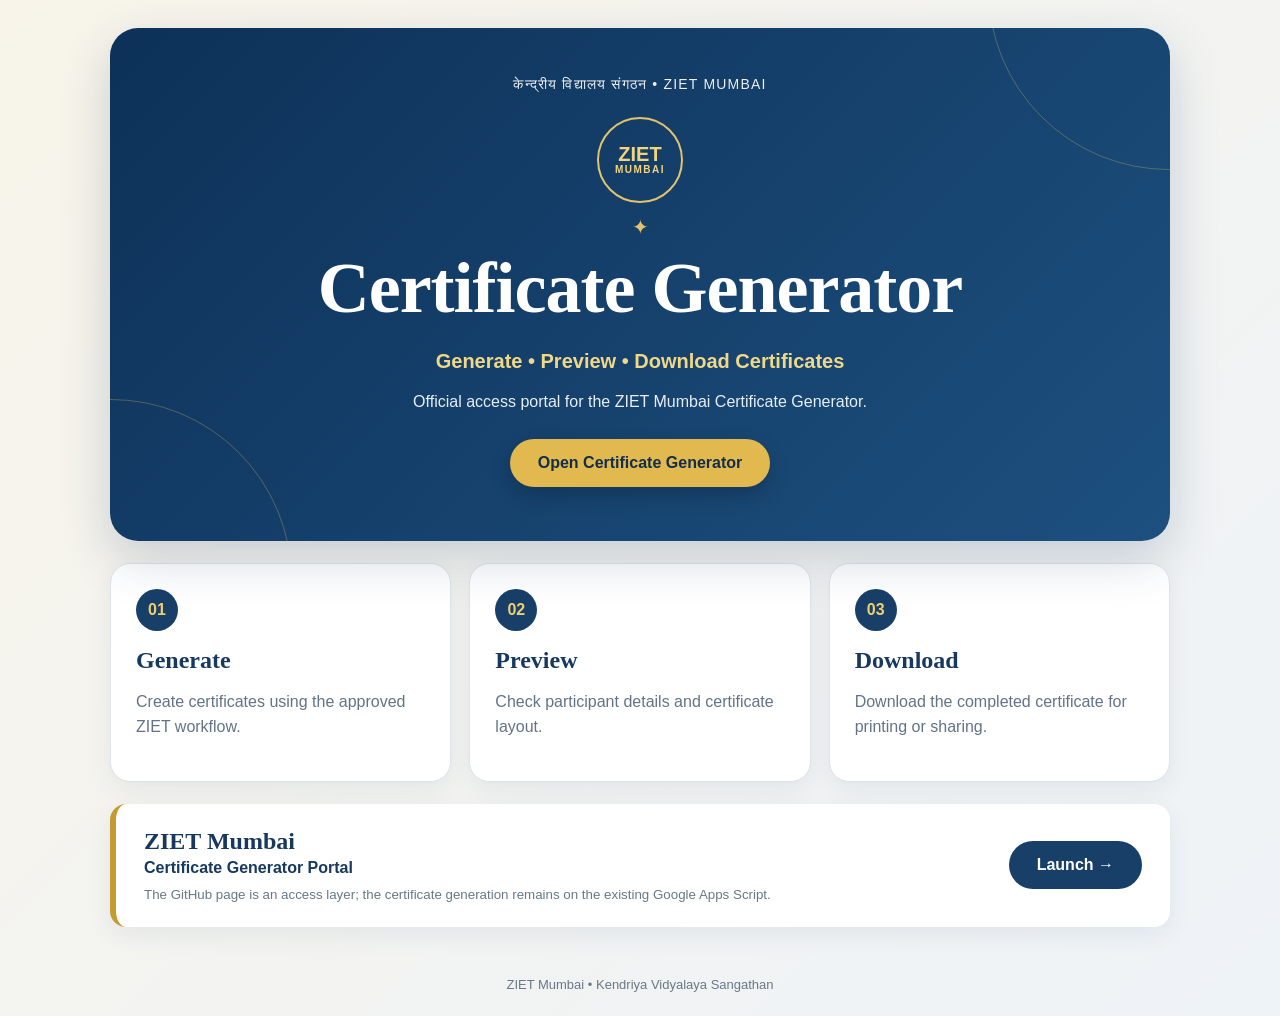
<file: index.html>
<!DOCTYPE html>
<html lang="en">
<head>
<meta charset="UTF-8">
<meta name="viewport" content="width=device-width, initial-scale=1.0">
<meta name="theme-color" content="#123b68">
<meta name="description" content="ZIET Mumbai Certificate Generator">
<title>ZIET Mumbai — Certificate Generator</title>
<link rel="stylesheet" href="style.css">
</head>
<body>
<main class="page">
  <section class="hero">
    <div class="brand">केन्द्रीय विद्यालय संगठन • ZIET Mumbai</div>
    <div class="seal">ZIET<br><span>MUMBAI</span></div>
    <div class="ornament">✦</div>
    <h1>Certificate Generator</h1>
    <p class="subtitle">Generate • Preview • Download Certificates</p>
    <p class="description">Official access portal for the ZIET Mumbai Certificate Generator.</p>
    <a class="primary" href="https://script.google.com/macros/s/AKfycbzGjZCid0BUkahgierWiuBpBzOroe8QlOM1wQjulaQVMJFioO-E4MlrrRZMh9_iGWqpuQ/exec" target="_blank" rel="noopener">Open Certificate Generator</a>
  </section>

  <section class="cards">
    <div class="card"><div class="icon">01</div><h2>Generate</h2><p>Create certificates using the approved ZIET workflow.</p></div>
    <div class="card"><div class="icon">02</div><h2>Preview</h2><p>Check participant details and certificate layout.</p></div>
    <div class="card"><div class="icon">03</div><h2>Download</h2><p>Download the completed certificate for printing or sharing.</p></div>
  </section>

  <section class="access">
    <div>
      <h2>ZIET Mumbai</h2>
      <p>Certificate Generator Portal</p>
      <small>The GitHub page is an access layer; the certificate generation remains on the existing Google Apps Script.</small>
    </div>
    <a class="secondary" href="https://script.google.com/macros/s/AKfycbzGjZCid0BUkahgierWiuBpBzOroe8QlOM1wQjulaQVMJFioO-E4MlrrRZMh9_iGWqpuQ/exec" target="_blank" rel="noopener">Launch →</a>
  </section>
</main>
<footer>ZIET Mumbai • Kendriya Vidyalaya Sangathan</footer>
</body>
</html>
</file>
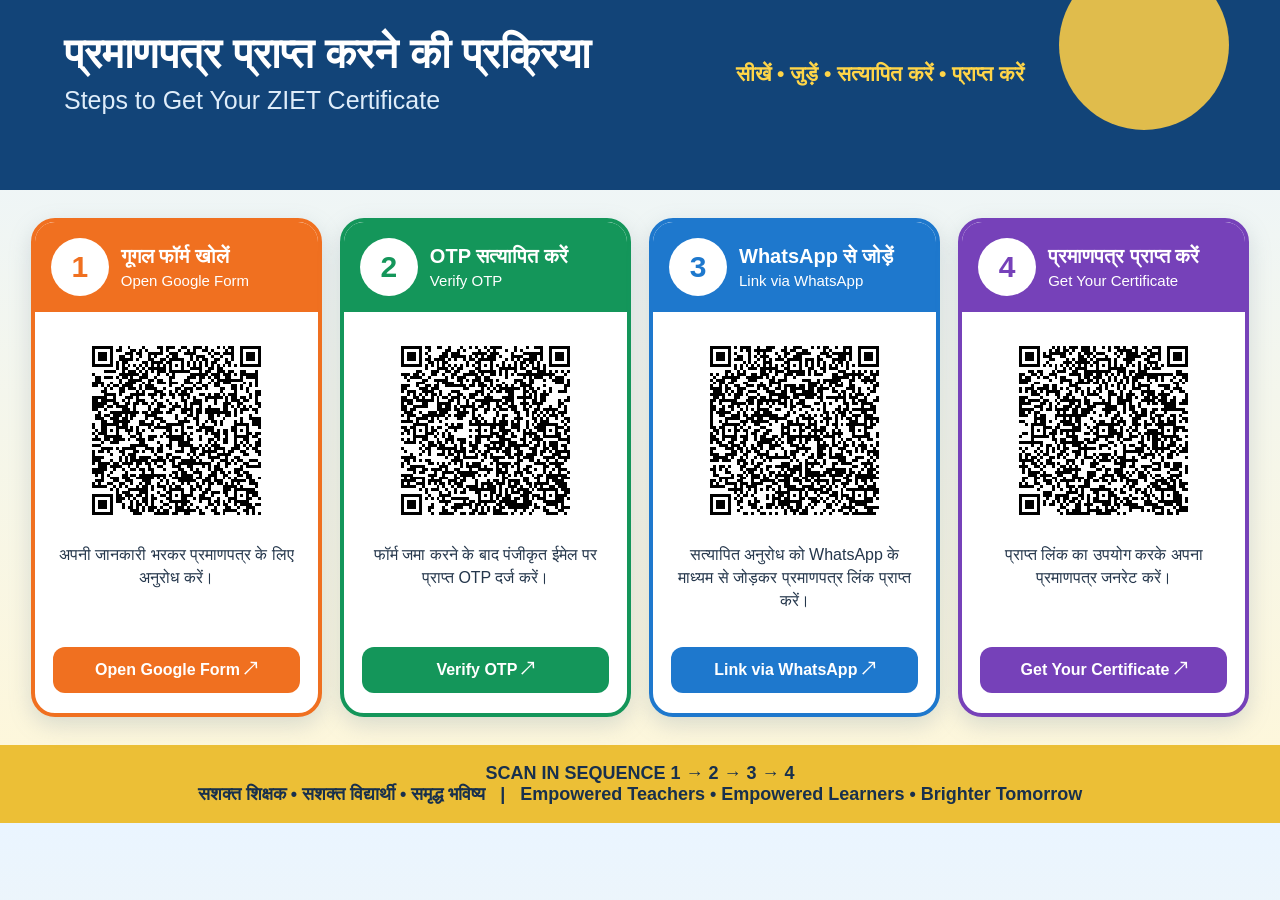
<file: ZIET_Themed_Clickable_Workflow.html>
<!doctype html>
<html lang="hi"><head><meta charset="utf-8">
<meta name="viewport" content="width=device-width,initial-scale=1">
<title>ZIET Mumbai — Digital Certificate Workflow</title>
<style>
*{box-sizing:border-box} body{margin:0;font-family:Arial,sans-serif;background:linear-gradient(#eaf5ff,#fff7d8);color:#18304d}
.hero{height:190px;background:#124478;position:relative;overflow:hidden;padding:30px 5%}
.hero:after{content:"";position:absolute;right:4%;top:-40px;width:170px;height:170px;border-radius:50%;background:#f7c948;opacity:.9}
h1{margin:0;color:white;font-size:42px} .en{font-size:25px;color:#dfedfa;margin-top:8px}
.tag{position:absolute;right:20%;top:62px;color:#ffd548;font-size:21px;font-weight:bold;z-index:2}
.flow{display:grid;grid-template-columns:repeat(4,1fr);gap:18px;padding:28px 2.4%}
.card{display:block;text-decoration:none;color:#24364b;background:#fff;border-radius:24px;border:4px solid;overflow:hidden;box-shadow:0 8px 22px #7890a044;transition:.15s}
.card:hover{transform:translateY(-4px);box-shadow:0 12px 28px #56708066}
.c0{border-color:#f07020} .c1{border-color:#14965a} .c2{border-color:#1e78cd} .c3{border-color:#7641b9}
.head{height:90px;color:white;display:flex;align-items:center;padding:12px 16px;gap:12px}
.c0 .head{background:#f07020} .c1 .head{background:#14965a} .c2 .head{background:#1e78cd} .c3 .head{background:#7641b9}
.num{background:white;border-radius:50%;width:58px;height:58px;display:grid;place-items:center;font-size:30px;font-weight:bold}
.c0 .num{color:#f07020} .c1 .num{color:#14965a} .c2 .num{color:#1e78cd} .c3 .num{color:#7641b9}
.head b,.head small{display:block} .head b{font-size:20px} .head small{font-size:15px;margin-top:4px}
.card img{display:block;width:68%;max-width:280px;margin:22px auto 12px;image-rendering:pixelated}
.card p{font-size:16px;line-height:1.45;text-align:center;padding:0 18px;min-height:88px}
.action{margin:12px 18px 20px;border-radius:12px;padding:14px;text-align:center;color:white;font-weight:bold}
.c0 .action{background:#f07020} .c1 .action{background:#14965a} .c2 .action{background:#1e78cd} .c3 .action{background:#7641b9}
.footer{background:#ecbf36;text-align:center;padding:18px;font-weight:bold;font-size:18px}
@media(max-width:900px){.flow{grid-template-columns:1fr 1fr}.tag{display:none}} @media(max-width:560px){.flow{grid-template-columns:1fr}h1{font-size:30px}}
</style></head><body>
<header class="hero"><h1>प्रमाणपत्र प्राप्त करने की प्रक्रिया</h1><div class="en">Steps to Get Your ZIET Certificate</div><div class="tag">सीखें • जुड़ें • सत्यापित करें • प्राप्त करें</div></header>
<main class="flow">
    <a class="card c0" href="https://docs.google.com/forms/d/e/1FAIpQLSd9jS3ZFP0fLmEjCRvy9nbNmaMmSwHmGMvP1B991bUFZHCRMw/viewform" target="_blank" rel="noopener">
      <div class="head"><span class="num">1</span><div><b>गूगल फॉर्म खोलें</b><small>Open Google Form</small></div></div>
      <img src="[data-uri]" alt="Real QR code for step 1">
      <p>अपनी जानकारी भरकर प्रमाणपत्र के लिए अनुरोध करें।</p>
      <div class="action">Open Google Form ↗</div>
    </a>
    <a class="card c1" href="https://script.google.com/macros/s/AKfycbwmV6wA8lZqhlxQ5aryFJbTb7MJjyI8TGzePzMc_IUGhQkckZyQHh0F6-7EL5aHli1loA/exec" target="_blank" rel="noopener">
      <div class="head"><span class="num">2</span><div><b>OTP सत्यापित करें</b><small>Verify OTP</small></div></div>
      <img src="[data-uri]" alt="Real QR code for step 2">
      <p>फॉर्म जमा करने के बाद पंजीकृत ईमेल पर प्राप्त OTP दर्ज करें।</p>
      <div class="action">Verify OTP ↗</div>
    </a>
    <a class="card c2" href="https://script.google.com/macros/s/AKfycbz-USEsS1u28fWSfeJcTVDLQi4OD7vaGSK2BngdHJOFS_JfxkJY0ViKK3Z31ndlBfHR/exec" target="_blank" rel="noopener">
      <div class="head"><span class="num">3</span><div><b>WhatsApp से जोड़ें</b><small>Link via WhatsApp</small></div></div>
      <img src="[data-uri]" alt="Real QR code for step 3">
      <p>सत्यापित अनुरोध को WhatsApp के माध्यम से जोड़कर प्रमाणपत्र लिंक प्राप्त करें।</p>
      <div class="action">Link via WhatsApp ↗</div>
    </a>
    <a class="card c3" href="https://script.google.com/macros/s/AKfycbzGjZCid0BUkahgierWiuBpBzOroe8QlOM1wQjulaQVMJFioO-E4MlrrRZMh9_iGWqpuQ/exec" target="_blank" rel="noopener">
      <div class="head"><span class="num">4</span><div><b>प्रमाणपत्र प्राप्त करें</b><small>Get Your Certificate</small></div></div>
      <img src="[data-uri]" alt="Real QR code for step 4">
      <p>प्राप्त लिंक का उपयोग करके अपना प्रमाणपत्र जनरेट करें।</p>
      <div class="action">Get Your Certificate ↗</div>
    </a></main>
<footer class="footer">SCAN IN SEQUENCE  1 → 2 → 3 → 4<br><span>सशक्त शिक्षक • सशक्त विद्यार्थी • समृद्ध भविष्य &nbsp; | &nbsp; Empowered Teachers • Empowered Learners • Brighter Tomorrow</span></footer>
</body></html>
</file>
<file: style.css>
*{box-sizing:border-box}body{margin:0;font-family:Arial,Helvetica,sans-serif;color:#17395f;background:linear-gradient(135deg,#f8f4e9,#eef3f8);min-height:100vh}.page{max-width:1100px;margin:auto;padding:28px 20px 50px}.hero{position:relative;overflow:hidden;text-align:center;background:linear-gradient(135deg,#0d3158,#1d507f);color:white;border-radius:28px;padding:48px 24px 54px;box-shadow:0 18px 50px #17395f33}.hero:before,.hero:after{content:"";position:absolute;border:1px solid #d8b45a55;border-radius:50%;width:360px;height:360px}.hero:before{left:-180px;bottom:-220px}.hero:after{right:-180px;top:-220px}.brand{font-size:14px;letter-spacing:1.2px;text-transform:uppercase;opacity:.92}.seal{margin:24px auto 12px;width:86px;height:86px;border:2px solid #e2c36b;border-radius:50%;display:flex;flex-direction:column;align-items:center;justify-content:center;color:#f4d47a;font-weight:800;line-height:1.05;font-size:20px}.seal span{font-size:10px;letter-spacing:1.5px}.ornament{color:#e2c36b;font-size:20px}h1{margin:8px 0;font-family:Georgia,serif;font-size:clamp(38px,7vw,72px);letter-spacing:-1px}.subtitle{font-size:20px;color:#f0d887;font-weight:700}.description{max-width:620px;margin:14px auto 28px;color:#e8eef5;font-size:16px}.primary,.secondary{display:inline-block;text-decoration:none;font-weight:800;border-radius:999px;padding:15px 28px;transition:.2s}.primary{background:#e2b94f;color:#122e4d;box-shadow:0 8px 20px #0003}.primary:hover{transform:translateY(-2px);background:#f0cf72}.cards{display:grid;grid-template-columns:repeat(3,1fr);gap:18px;margin-top:22px}.card{background:white;border:1px solid #dce3ea;border-radius:20px;padding:25px;box-shadow:0 8px 25px #17395f12}.icon{width:42px;height:42px;border-radius:50%;display:grid;place-items:center;background:#173f68;color:#f0cf72;font-weight:800}.card h2{font-family:Georgia,serif;margin:16px 0 8px}.card p{color:#637387;line-height:1.55}.access{margin-top:22px;padding:24px 28px;background:#fff;border-left:6px solid #c69a32;border-radius:16px;display:flex;align-items:center;justify-content:space-between;gap:20px;box-shadow:0 8px 25px #17395f12}.access h2{margin:0 0 4px;font-family:Georgia,serif}.access p{margin:0 0 8px;font-weight:700}.access small{color:#697888}.secondary{background:#173f68;color:white}.secondary:hover{background:#0d3158}footer{text-align:center;color:#697888;font-size:13px;padding:0 20px 24px}@media(max-width:700px){.page{padding:14px 12px 35px}.hero{padding:35px 18px 40px;border-radius:20px}.cards{grid-template-columns:1fr}.access{flex-direction:column;align-items:flex-start}.primary,.secondary{width:100%;text-align:center}h1{font-size:44px}}
</file>
